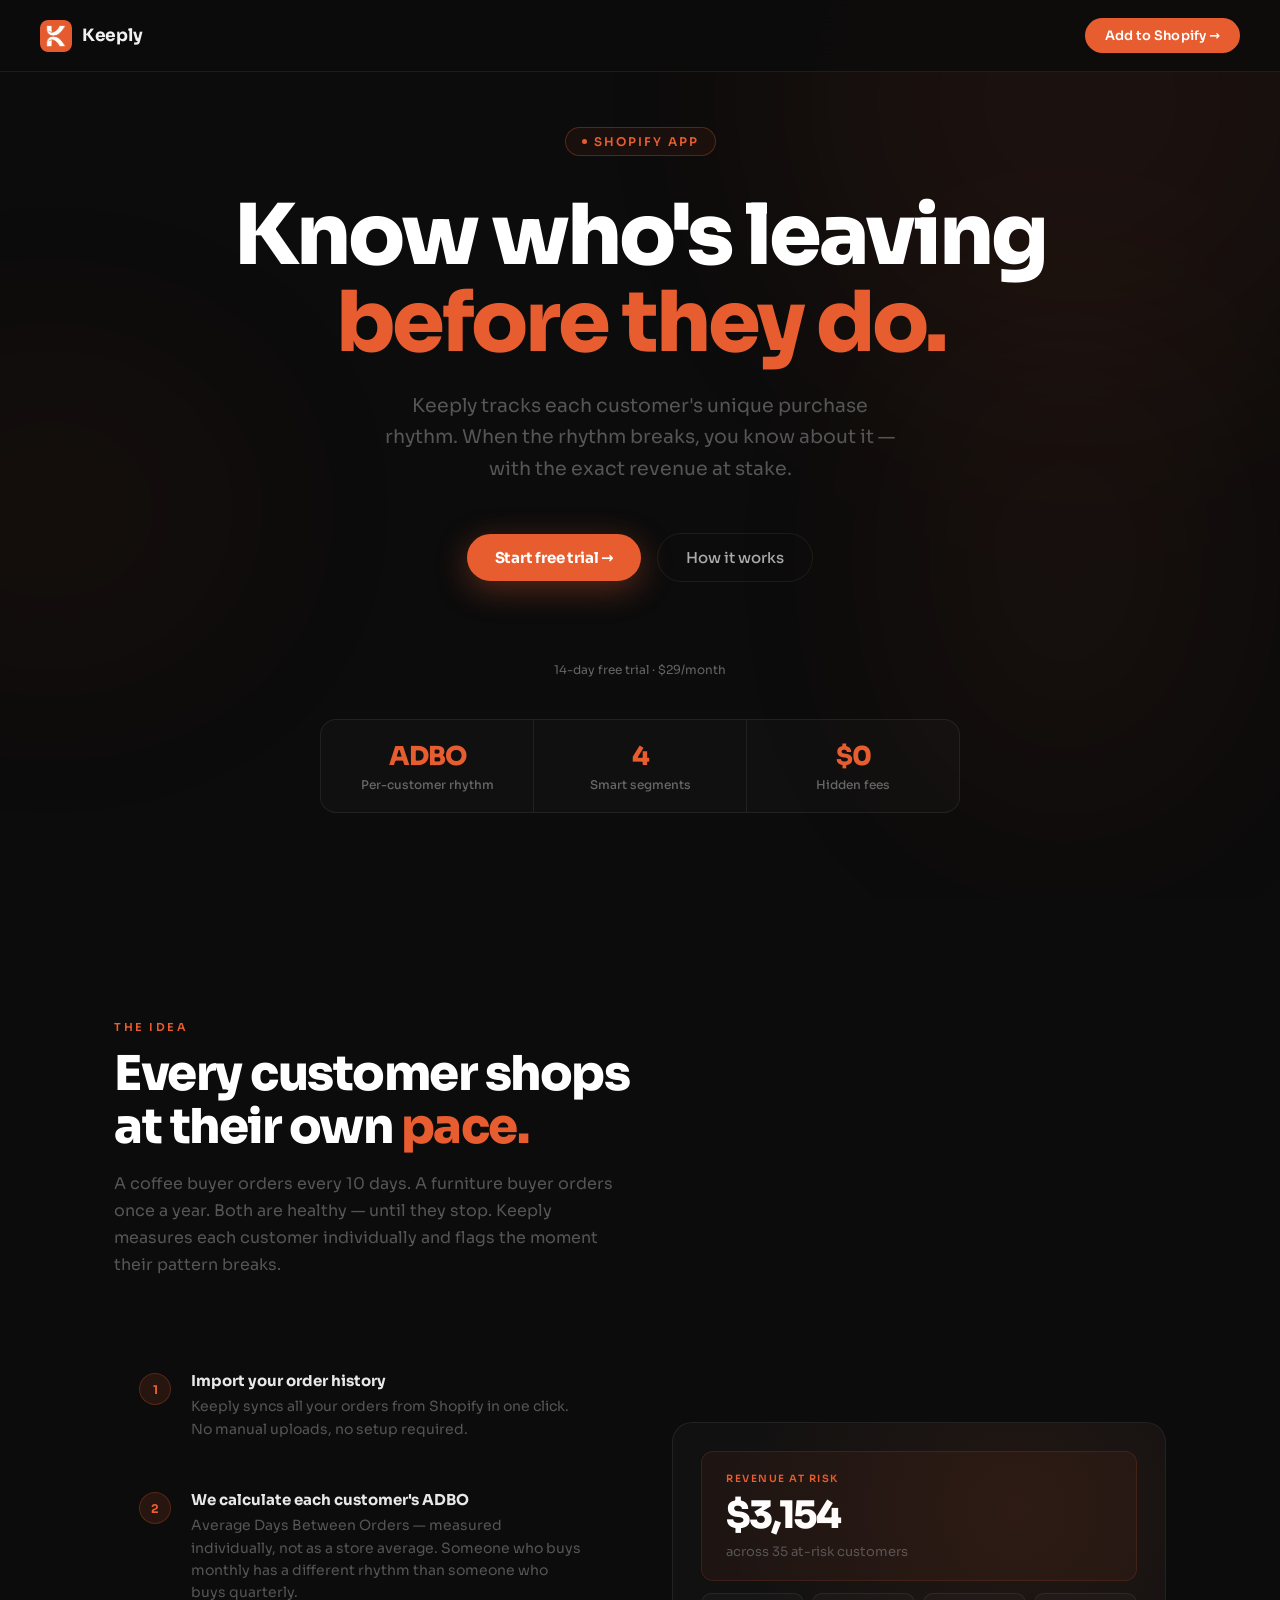
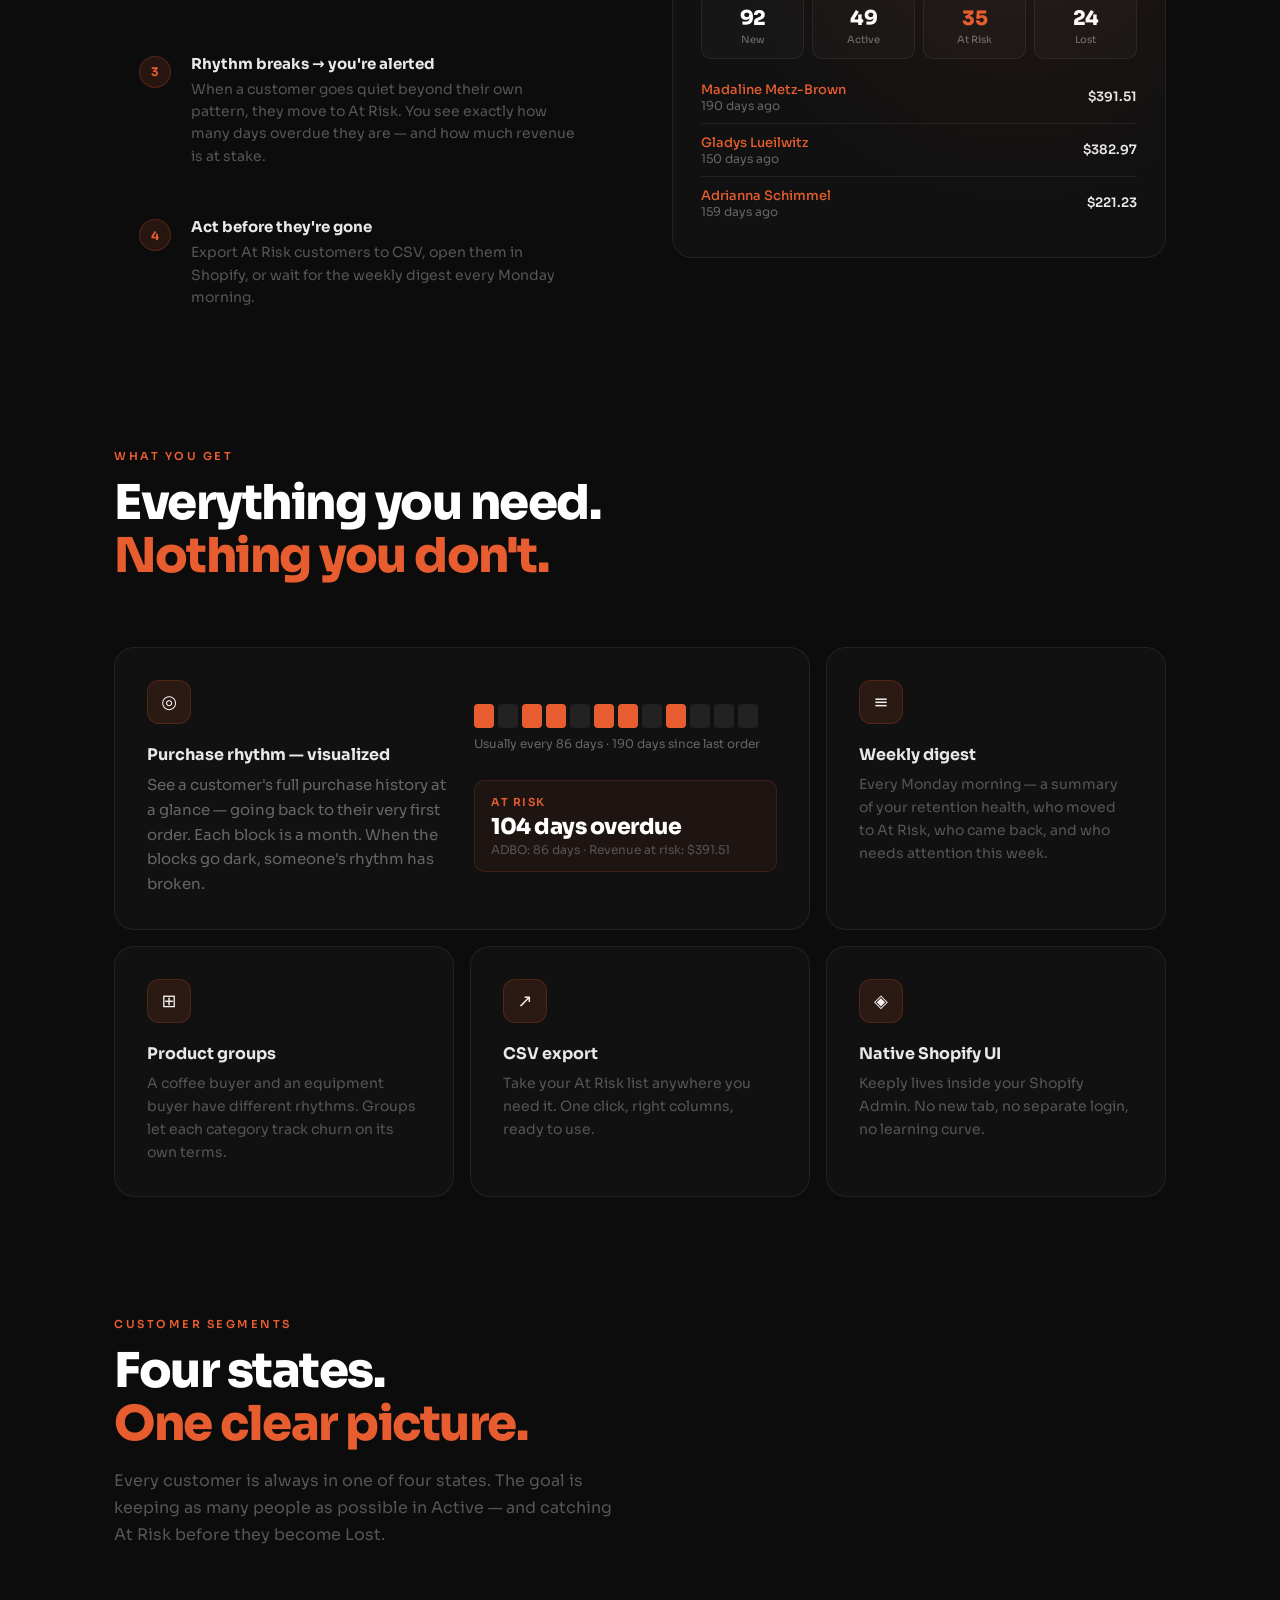
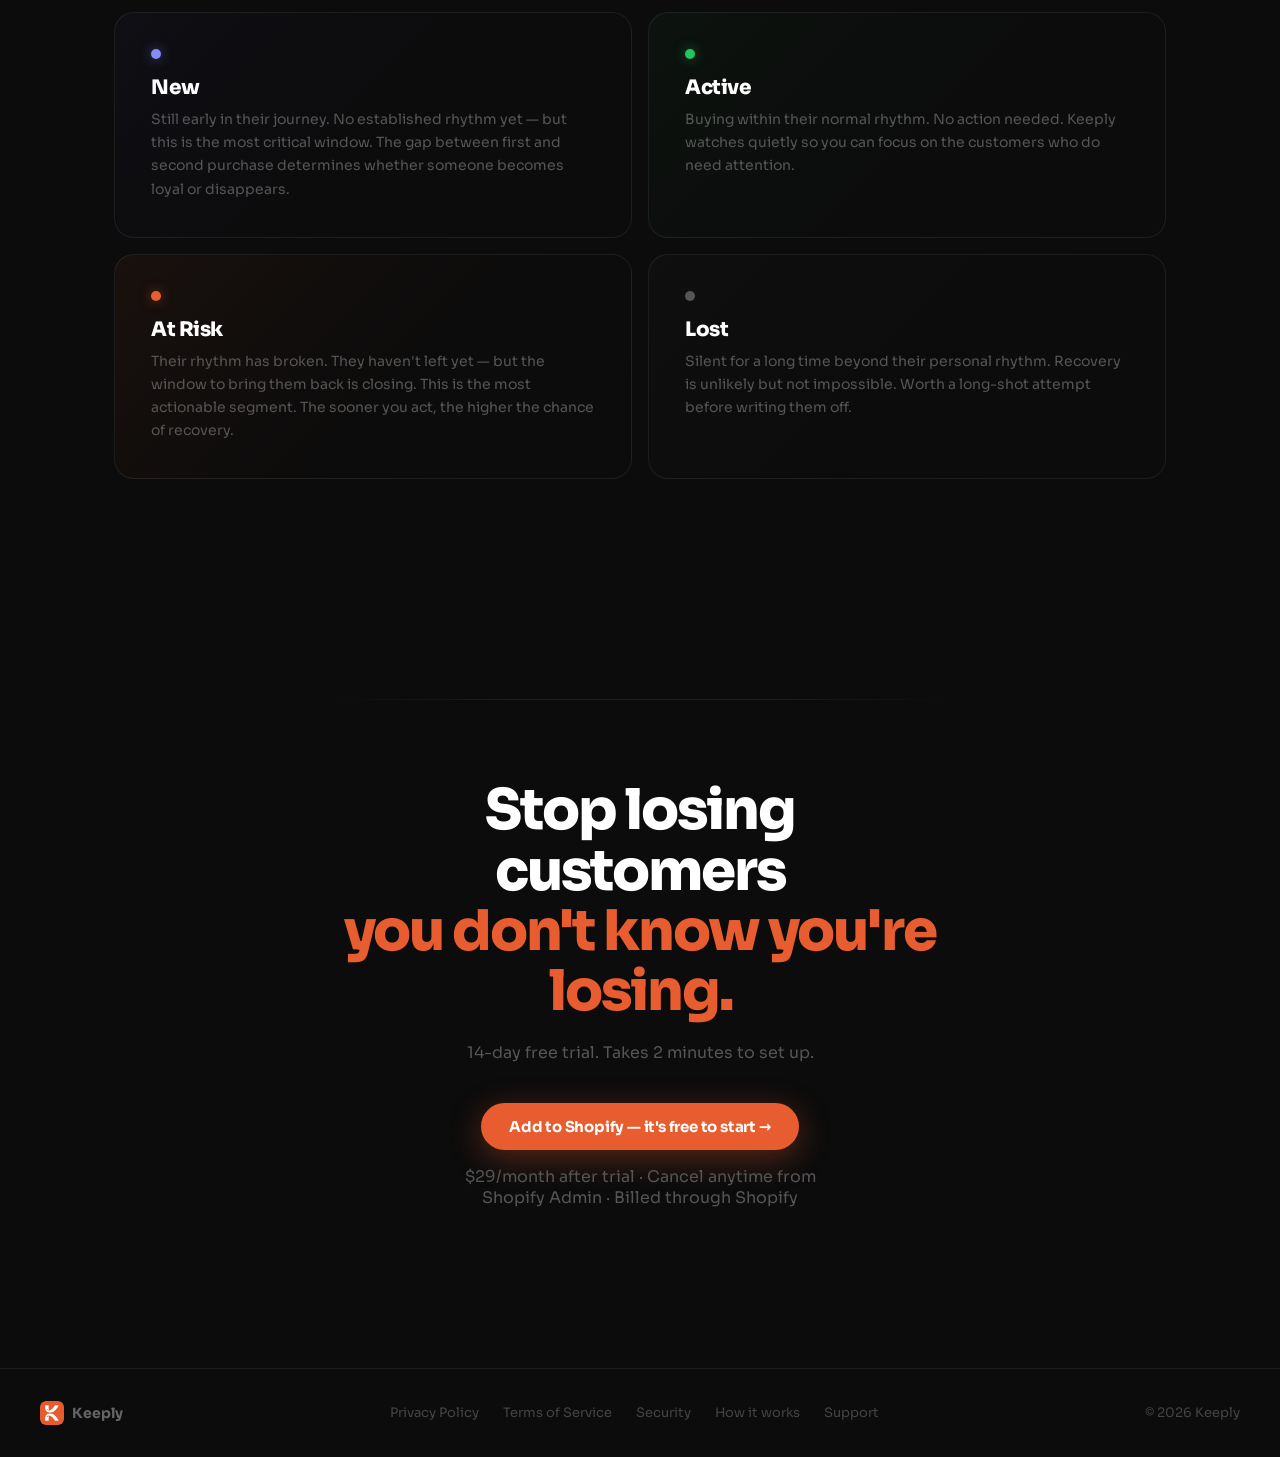
<file: index.html>
<!doctype html>
<html lang="en">
  <head>
    <meta charset="utf-8" />
    <meta name="viewport" content="width=device-width, initial-scale=1" />
    <title>Keeply — Know who's leaving before they do</title>
    <meta
      name="description"
      content="Keeply tracks each customer's unique purchase rhythm and alerts you the moment it breaks. Know who's at risk before revenue slips away."
    />
    <link rel="canonical" href="https://usekeeply.app/" />
    <meta property="og:type" content="website" />
    <meta property="og:url" content="https://usekeeply.app/" />
    <meta
      property="og:title"
      content="Keeply — Know who's leaving before they do"
    />
    <meta
      property="og:description"
      content="Keeply tracks each customer's unique purchase rhythm and alerts you the moment it breaks. Know who's at risk before revenue slips away."
    />

    <meta
      property="og:image:alt"
      content="Keeply dashboard showing $3,154 revenue at risk across 35 at-risk customers"
    />
    <meta property="og:image" content="https://usekeeply.app/og-image.png" />
    <meta property="og:image:width" content="1200" />
    <meta property="og:image:height" content="630" />
    <meta name="twitter:card" content="summary_large_image" />
    <meta
      name="twitter:title"
      content="Keeply — Know who's leaving before they do"
    />
    <meta
      name="twitter:description"
      content="Keeply tracks each customer's unique purchase rhythm and alerts you the moment it breaks. Know who's at risk before revenue slips away."
    />
    <meta name="twitter:image" content="https://usekeeply.app/og-image.png" />

    <script type="application/ld+json">
      {
        "@context": "https://schema.org",
        "@type": "SoftwareApplication",
        "name": "Keeply",
        "applicationCategory": "BusinessApplication",
        "operatingSystem": "Shopify",
        "description": "Keeply predicts customer churn for Shopify stores based on individual purchase rhythm. Know who's about to leave — before they do.",
        "url": "https://usekeeply.app",
        "offers": {
          "@type": "Offer",
          "price": "29",
          "priceCurrency": "USD"
        }
      }
    </script>
    <link rel="icon" href="logo.png" type="image/png" />
    <link rel="preconnect" href="https://fonts.googleapis.com" />
    <link rel="preconnect" href="https://fonts.gstatic.com" crossorigin />
    <link rel="stylesheet" href="shared.css" />
    <link rel="stylesheet" href="landing.css" />
  </head>
  <body>
    <div class="blob-field">
      <div class="blob blob-1"></div>
      <div class="blob blob-2"></div>
      <div class="blob blob-3"></div>
    </div>

    <nav>
      <a href="/" class="nav-logo">
        <img src="logo.png" width="32" height="32" alt="Keeply" />
        <span>Keeply</span>
      </a>
      <a
        href="https://apps.shopify.com/keeply"
        class="nav-cta"
        target="_blank"
        rel="noopener"
      >
        Add to Shopify →
      </a>
    </nav>

    <main>
      <!-- HERO -->
      <section class="hero">
        <div class="hero-badge">Shopify App</div>
        <h1>Know who's leaving<br /><em>before they do.</em></h1>
        <p class="hero-sub">
          Keeply tracks each customer's unique purchase rhythm. When the rhythm
          breaks, you know about it — with the exact revenue at stake.
        </p>
        <div class="hero-actions">
          <a
            href="https://apps.shopify.com/keeply"
            class="btn-primary"
            target="_blank"
            rel="noopener"
          >
            Start free trial →
          </a>
          <a href="/how-it-works" class="btn-secondary">How it works</a>
        </div>
        <p class="hero-note">14-day free trial · $29/month</p>
        <br /><br />
        <div class="stat-strip">
          <div class="stat">
            <div class="stat-val">ADBO</div>
            <div class="stat-label">Per-customer rhythm</div>
          </div>
          <div class="stat">
            <div class="stat-val">4</div>
            <div class="stat-label">Smart segments</div>
          </div>
          <div class="stat">
            <div class="stat-val">$0</div>
            <div class="stat-label">Hidden fees</div>
          </div>
        </div>
      </section>

      <!-- HOW IT WORKS -->
      <section class="how">
        <div class="section-wrap">
          <div class="reveal">
            <p class="section-eyebrow">The idea</p>
            <h2 class="section-title">
              Every customer shops<br />at their own <em>pace.</em>
            </h2>
            <p class="section-body">
              A coffee buyer orders every 10 days. A furniture buyer orders once
              a year. Both are healthy — until they stop. Keeply measures each
              customer individually and flags the moment their pattern breaks.
            </p>
          </div>
          <div class="how-grid">
            <div class="steps reveal reveal-delay-1">
              <div class="step">
                <div class="step-num">1</div>
                <div>
                  <div class="step-title">Import your order history</div>
                  <div class="step-body">
                    Keeply syncs all your orders from Shopify in one click. No
                    manual uploads, no setup required.
                  </div>
                </div>
              </div>
              <div class="step">
                <div class="step-num">2</div>
                <div>
                  <div class="step-title">
                    We calculate each customer's ADBO
                  </div>
                  <div class="step-body">
                    Average Days Between Orders — measured individually, not as
                    a store average. Someone who buys monthly has a different
                    rhythm than someone who buys quarterly.
                  </div>
                </div>
              </div>
              <div class="step">
                <div class="step-num">3</div>
                <div>
                  <div class="step-title">Rhythm breaks → you're alerted</div>
                  <div class="step-body">
                    When a customer goes quiet beyond their own pattern, they
                    move to At Risk. You see exactly how many days overdue they
                    are — and how much revenue is at stake.
                  </div>
                </div>
              </div>
              <div class="step">
                <div class="step-num">4</div>
                <div>
                  <div class="step-title">Act before they're gone</div>
                  <div class="step-body">
                    Export At Risk customers to CSV, open them in Shopify, or
                    wait for the weekly digest every Monday morning.
                  </div>
                </div>
              </div>
            </div>
            <div class="how-visual reveal reveal-delay-2">
              <div class="metric-card">
                <div class="metric-label">Revenue at Risk</div>
                <div class="metric-val">$3,154</div>
                <div class="metric-sub">across 35 at-risk customers</div>
              </div>
              <div class="seg-row">
                <div class="seg-item">
                  <div class="seg-item-val">92</div>
                  <div class="seg-item-label">New</div>
                </div>
                <div class="seg-item">
                  <div class="seg-item-val">49</div>
                  <div class="seg-item-label">Active</div>
                </div>
                <div class="seg-item risk">
                  <div class="seg-item-val">35</div>
                  <div class="seg-item-label">At Risk</div>
                </div>
                <div class="seg-item">
                  <div class="seg-item-val">24</div>
                  <div class="seg-item-label">Lost</div>
                </div>
              </div>
              <div class="customer-rows">
                <div class="customer-row">
                  <div>
                    <div class="c-name">Madaline Metz-Brown</div>
                    <div class="c-days">190 days ago</div>
                  </div>
                  <div class="c-amt">$391.51</div>
                </div>
                <div class="customer-row">
                  <div>
                    <div class="c-name">Gladys Lueilwitz</div>
                    <div class="c-days">150 days ago</div>
                  </div>
                  <div class="c-amt">$382.97</div>
                </div>
                <div class="customer-row">
                  <div>
                    <div class="c-name">Adrianna Schimmel</div>
                    <div class="c-days">159 days ago</div>
                  </div>
                  <div class="c-amt">$221.23</div>
                </div>
              </div>
            </div>
          </div>
        </div>
      </section>

      <!-- FEATURES -->
      <section class="features">
        <div class="section-wrap">
          <div class="reveal">
            <p class="section-eyebrow">What you get</p>
            <h2 class="section-title">
              Everything you need.<br /><em>Nothing you don't.</em>
            </h2>
          </div>
          <div class="features-grid">
            <div class="feature-card large reveal reveal-delay-1">
              <div>
                <div class="feature-icon">◎</div>
                <h3 class="feature-title">Purchase rhythm — visualized</h3>
                <p class="feature-body">
                  See a customer's full purchase history at a glance — going
                  back to their very first order. Each block is a month. When
                  the blocks go dark, someone's rhythm has broken.
                </p>
              </div>
              <div class="rhythm-demo">
                <div class="rhythm-bar">
                  <div class="rb"></div>
                  <div class="rb e"></div>
                  <div class="rb"></div>
                  <div class="rb"></div>
                  <div class="rb e"></div>
                  <div class="rb"></div>
                  <div class="rb"></div>
                  <div class="rb e"></div>
                  <div class="rb"></div>
                  <div class="rb e"></div>
                  <div class="rb e"></div>
                  <div class="rb e"></div>
                </div>
                <p class="rhythm-label">
                  Usually every 86 days · 190 days since last order
                </p>
                <br />
                <div
                  style="
                    background: rgba(232, 93, 47, 0.06);
                    border: 1px solid rgba(232, 93, 47, 0.15);
                    border-radius: 10px;
                    padding: 14px 16px;
                    margin-top: 8px;
                  "
                >
                  <div
                    style="
                      font-size: 11px;
                      color: var(--coral);
                      font-weight: 600;
                      text-transform: uppercase;
                      letter-spacing: 1.5px;
                      margin-bottom: 4px;
                    "
                  >
                    At Risk
                  </div>
                  <div
                    style="
                      font-size: 22px;
                      font-weight: 800;
                      color: #fff;
                      letter-spacing: -0.5px;
                    "
                  >
                    104 days overdue
                  </div>
                  <div style="font-size: 12px; color: #555; margin-top: 2px">
                    ADBO: 86 days · Revenue at risk: $391.51
                  </div>
                </div>
              </div>
            </div>
            <div class="feature-card reveal reveal-delay-2">
              <div class="feature-icon">≡</div>
              <h3 class="feature-title">Weekly digest</h3>
              <p class="feature-body">
                Every Monday morning — a summary of your retention health, who
                moved to At Risk, who came back, and who needs attention this
                week.
              </p>
            </div>
            <div class="feature-card reveal reveal-delay-1">
              <div class="feature-icon">⊞</div>
              <h3 class="feature-title">Product groups</h3>
              <p class="feature-body">
                A coffee buyer and an equipment buyer have different rhythms.
                Groups let each category track churn on its own terms.
              </p>
            </div>
            <div class="feature-card reveal reveal-delay-2">
              <div class="feature-icon">↗</div>
              <h3 class="feature-title">CSV export</h3>
              <p class="feature-body">
                Take your At Risk list anywhere you need it. One click, right
                columns, ready to use.
              </p>
            </div>
            <div class="feature-card reveal reveal-delay-3">
              <div class="feature-icon">◈</div>
              <h3 class="feature-title">Native Shopify UI</h3>
              <p class="feature-body">
                Keeply lives inside your Shopify Admin. No new tab, no separate
                login, no learning curve.
              </p>
            </div>
          </div>
        </div>
      </section>

      <!-- SEGMENTS -->
      <section class="segments">
        <div class="section-wrap">
          <div class="reveal">
            <p class="section-eyebrow">Customer segments</p>
            <h2 class="section-title">
              Four states.<br /><em>One clear picture.</em>
            </h2>
            <p class="section-body">
              Every customer is always in one of four states. The goal is
              keeping as many people as possible in Active — and catching At
              Risk before they become Lost.
            </p>
          </div>
          <div class="segments-grid" style="margin-top: 64px">
            <div class="seg-card new-card reveal reveal-delay-1">
              <div class="seg-dot indigo"></div>
              <h3 class="seg-card-title">New</h3>
              <p class="seg-card-body">
                Still early in their journey. No established rhythm yet — but
                this is the most critical window. The gap between first and
                second purchase determines whether someone becomes loyal or
                disappears.
              </p>
            </div>
            <div class="seg-card active-card reveal reveal-delay-2">
              <div class="seg-dot green"></div>
              <h3 class="seg-card-title">Active</h3>
              <p class="seg-card-body">
                Buying within their normal rhythm. No action needed. Keeply
                watches quietly so you can focus on the customers who do need
                attention.
              </p>
            </div>
            <div class="seg-card risk-card reveal reveal-delay-1">
              <div class="seg-dot coral"></div>
              <h3 class="seg-card-title">At Risk</h3>
              <p class="seg-card-body">
                Their rhythm has broken. They haven't left yet — but the window
                to bring them back is closing. This is the most actionable
                segment. The sooner you act, the higher the chance of recovery.
              </p>
            </div>
            <div class="seg-card lost-card reveal reveal-delay-2">
              <div class="seg-dot gray"></div>
              <h3 class="seg-card-title">Lost</h3>
              <p class="seg-card-body">
                Silent for a long time beyond their personal rhythm. Recovery is
                unlikely but not impossible. Worth a long-shot attempt before
                writing them off.
              </p>
            </div>
          </div>
        </div>
      </section>

      <!-- CTA -->
      <section class="cta-section">
        <div class="cta-divider"></div>
        <div class="cta-inner reveal">
          <h2>
            Stop losing customers<br /><em>you don't know you're losing.</em>
          </h2>
          <p>14-day free trial. Takes 2 minutes to set up.</p>
          <a
            href="https://apps.shopify.com/keeply"
            class="btn-primary"
            target="_blank"
            rel="noopener"
            style="display: inline-flex"
          >
            Add to Shopify — it's free to start →
          </a>
          <p class="cta-fine">
            $29/month after trial · Cancel anytime from Shopify Admin · Billed
            through Shopify
          </p>
        </div>
      </section>
    </main>

    <footer class="site-footer">
      <a href="https://usekeeply.app" class="footer-logo">
        <img src="logo.png" width="24" height="24" alt="Keeply" />
        <span>Keeply</span>
      </a>
      <div class="footer-links">
        <a href="/privacy">Privacy Policy</a>
        <a href="/terms">Terms of Service</a>
        <a href="/security">Security</a>
        <a href="/how-it-works">How it works</a>
        <a href="mailto:support@usekeeply.app">Support</a>
      </div>
      <div class="footer-copy">© 2026 Keeply</div>
    </footer>

    <script>
      const observer = new IntersectionObserver(
        (entries) => {
          entries.forEach((e) => {
            if (e.isIntersecting) {
              e.target.classList.add("visible");
              observer.unobserve(e.target);
            }
          });
        },
        { threshold: 0.1 },
      );
      document
        .querySelectorAll(".reveal")
        .forEach((el) => observer.observe(el));
    </script>
  </body>
</html>
</file>
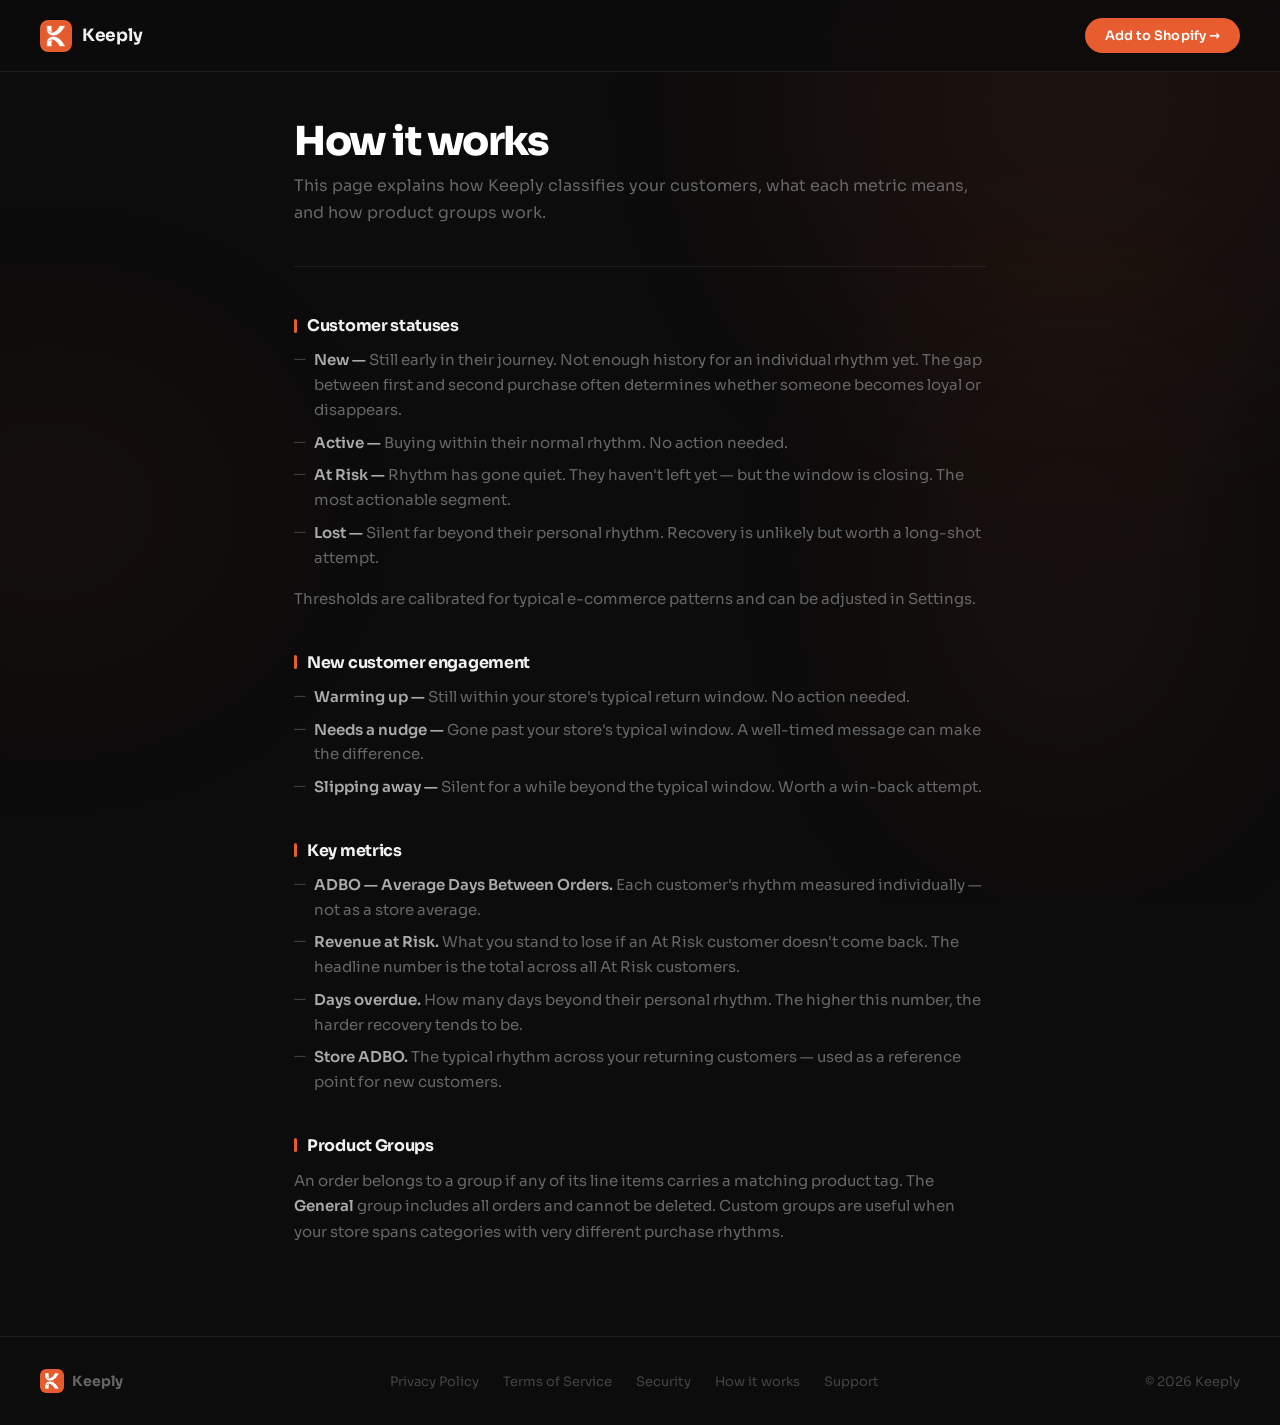
<file: how-it-works/index.html>
<!doctype html>
<html lang="en">
  <head>
    <meta charset="utf-8" />
    <meta name="viewport" content="width=device-width, initial-scale=1" />
    <title>How it works — Keeply</title>
    <meta
      name="description"
      content="Learn how Keeply classifies customers by purchase rhythm, calculates ADBO, and surfaces revenue at risk in your Shopify store."
    />
    <link rel="canonical" href="https://usekeeply.app/how-it-works" />
    <meta property="og:type" content="website" />
    <meta property="og:url" content="https://usekeeply.app/how-it-works" />
    <meta property="og:title" content="How it works — Keeply" />
    <meta
      property="og:description"
      content="Learn how Keeply classifies customers by purchase rhythm, calculates ADBO, and surfaces revenue at risk in your Shopify store."
    />

    <meta
      property="og:image:alt"
      content="Keeply dashboard showing $3,154 revenue at risk across 35 at-risk customers"
    />
    <meta property="og:image" content="https://usekeeply.app/og-image.png" />
    <meta property="og:image:width" content="1200" />
    <meta property="og:image:height" content="630" />
    <meta name="twitter:card" content="summary_large_image" />
    <meta name="twitter:title" content="How it works — Keeply" />
    <meta
      name="twitter:description"
      content="Learn how Keeply classifies customers by purchase rhythm, calculates ADBO, and surfaces revenue at risk in your Shopify store."
    />
    <meta name="twitter:image" content="https://usekeeply.app/og-image.png" />

    <link rel="icon" href="../logo.png" type="image/png" />
    <link rel="stylesheet" href="../shared.css" />
    <link rel="stylesheet" href="../legal.css" />
  </head>
  <body>
    <div class="blob-field">
      <div class="blob blob-1"></div>
      <div class="blob blob-2"></div>
      <div class="blob blob-3"></div>
    </div>
    <nav>
      <a href="https://usekeeply.app" class="nav-logo">
        <img src="../logo.png" width="32" height="32" alt="Keeply" />
        <span>Keeply</span>
      </a>
      <a
        href="https://apps.shopify.com/keeply"
        class="nav-cta"
        target="_blank"
        rel="noopener"
        >Add to Shopify →</a
      >
    </nav>
    <div class="page">
      <h1>How it works</h1>
      <p class="intro">
        This page explains how Keeply classifies your customers, what each
        metric means, and how product groups work.
      </p>
      <h2>Customer statuses</h2>
      <ul>
        <li>
          <strong>New —</strong> Still early in their journey. Not enough
          history for an individual rhythm yet. The gap between first and second
          purchase often determines whether someone becomes loyal or disappears.
        </li>
        <li>
          <strong>Active —</strong> Buying within their normal rhythm. No action
          needed.
        </li>
        <li>
          <strong>At Risk —</strong> Rhythm has gone quiet. They haven't left
          yet — but the window is closing. The most actionable segment.
        </li>
        <li>
          <strong>Lost —</strong> Silent far beyond their personal rhythm.
          Recovery is unlikely but worth a long-shot attempt.
        </li>
      </ul>
      <p>
        Thresholds are calibrated for typical e-commerce patterns and can be
        adjusted in Settings.
      </p>
      <h2>New customer engagement</h2>
      <ul>
        <li>
          <strong>Warming up —</strong> Still within your store's typical return
          window. No action needed.
        </li>
        <li>
          <strong>Needs a nudge —</strong> Gone past your store's typical
          window. A well-timed message can make the difference.
        </li>
        <li>
          <strong>Slipping away —</strong> Silent for a while beyond the typical
          window. Worth a win-back attempt.
        </li>
      </ul>
      <h2>Key metrics</h2>
      <ul>
        <li>
          <strong>ADBO — Average Days Between Orders.</strong> Each customer's
          rhythm measured individually — not as a store average.
        </li>
        <li>
          <strong>Revenue at Risk.</strong> What you stand to lose if an At Risk
          customer doesn't come back. The headline number is the total across
          all At Risk customers.
        </li>
        <li>
          <strong>Days overdue.</strong> How many days beyond their personal
          rhythm. The higher this number, the harder recovery tends to be.
        </li>
        <li>
          <strong>Store ADBO.</strong> The typical rhythm across your returning
          customers — used as a reference point for new customers.
        </li>
      </ul>
      <h2>Product Groups</h2>
      <p>
        An order belongs to a group if any of its line items carries a matching
        product tag. The <strong>General</strong> group includes all orders and
        cannot be deleted. Custom groups are useful when your store spans
        categories with very different purchase rhythms.
      </p>
    </div>
    <footer class="site-footer">
      <a href="https://usekeeply.app" class="footer-logo">
        <img src="../logo.png" width="24" height="24" alt="Keeply" />
        <span>Keeply</span>
      </a>
      <div class="footer-links">
        <a href="/privacy">Privacy Policy</a>
        <a href="/terms">Terms of Service</a>
        <a href="/security">Security</a>
        <a href="/how-it-works">How it works</a>
        <a href="mailto:support@usekeeply.app">Support</a>
      </div>
      <div class="footer-copy">© 2026 Keeply</div>
    </footer>
  </body>
</html>
</file>
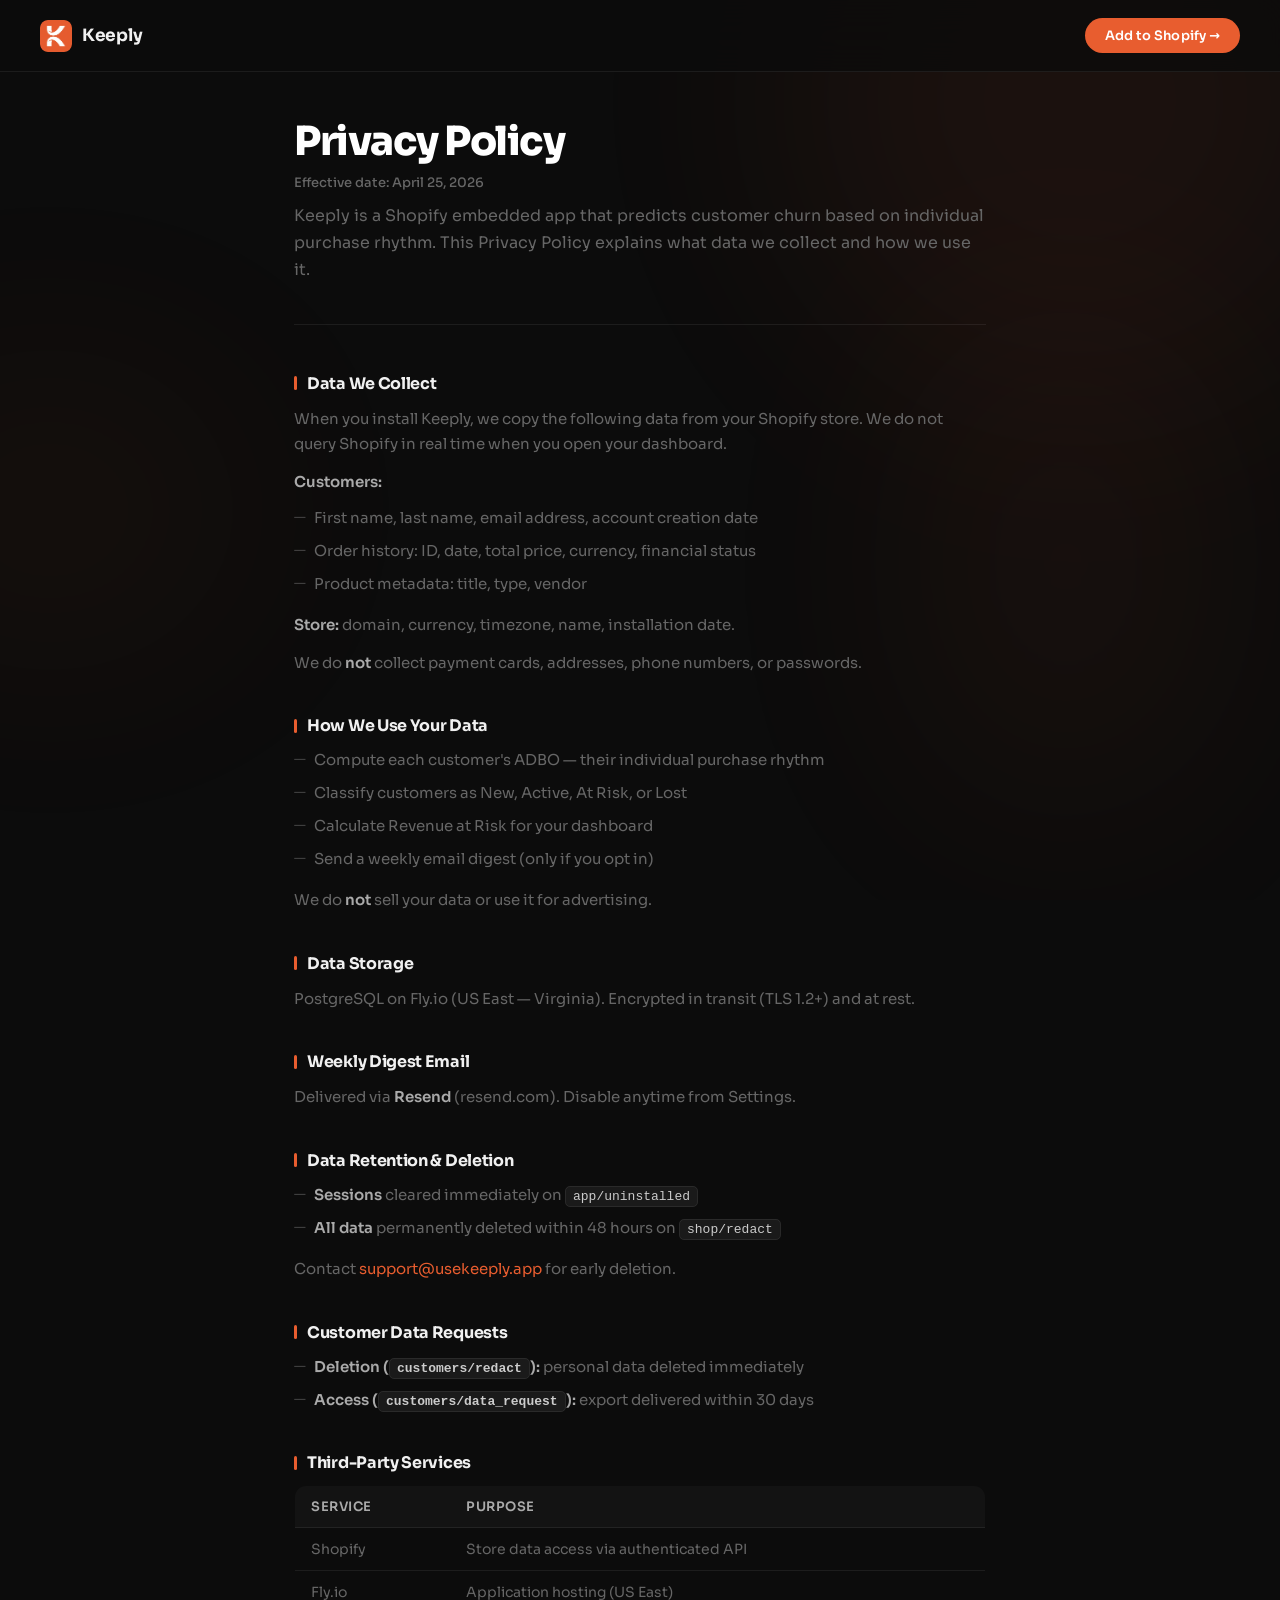
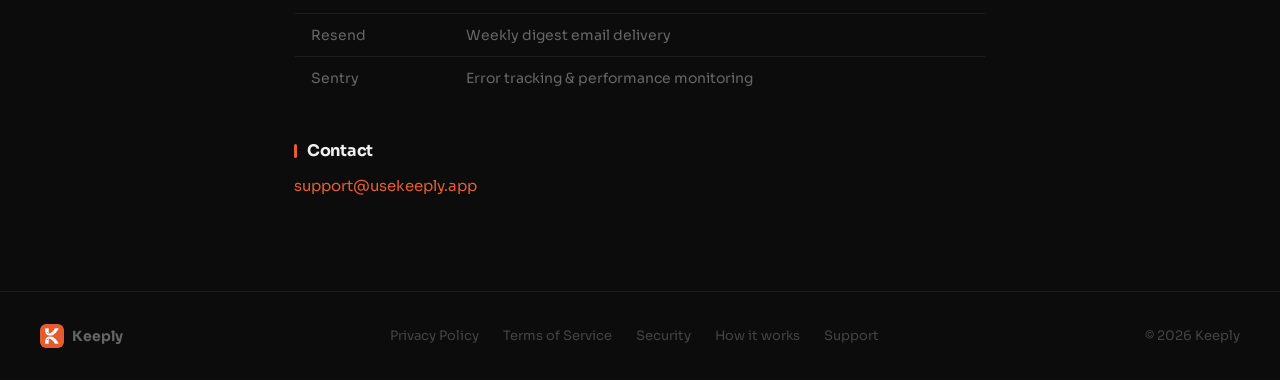
<file: privacy/index.html>
<!doctype html>
<html lang="en">
  <head>
    <meta charset="utf-8" />
    <meta name="viewport" content="width=device-width, initial-scale=1" />
    <title>Privacy Policy — Keeply</title>
    <meta
      name="description"
      content="Keeply Privacy Policy — what data we collect, how we use it, and your rights as a merchant."
    />
    <link rel="canonical" href="https://usekeeply.app/privacy" />
    <meta property="og:type" content="website" />
    <meta property="og:url" content="https://usekeeply.app/privacy" />
    <meta property="og:title" content="Privacy Policy — Keeply" />
    <meta
      property="og:description"
      content="Keeply Privacy Policy — what data we collect, how we use it, and your rights as a merchant."
    />

    <meta
      property="og:image:alt"
      content="Keeply dashboard showing $3,154 revenue at risk across 35 at-risk customers"
    />
    <meta property="og:image" content="https://usekeeply.app/og-image.png" />
    <meta property="og:image:width" content="1200" />
    <meta property="og:image:height" content="630" />
    <meta name="twitter:card" content="summary_large_image" />
    <meta name="twitter:title" content="Privacy Policy — Keeply" />
    <meta
      name="twitter:description"
      content="Keeply Privacy Policy — what data we collect, how we use it, and your rights as a merchant."
    />
    <meta name="twitter:image" content="https://usekeeply.app/og-image.png" />

    <link rel="icon" href="../logo.png" type="image/png" />
    <link rel="stylesheet" href="../shared.css" />
    <link rel="stylesheet" href="../legal.css" />
  </head>
  <body>
    <div class="blob-field">
      <div class="blob blob-1"></div>
      <div class="blob blob-2"></div>
      <div class="blob blob-3"></div>
    </div>
    <nav>
      <a href="https://usekeeply.app" class="nav-logo">
        <img src="../logo.png" width="32" height="32" alt="Keeply" />
        <span>Keeply</span>
      </a>
      <a
        href="https://apps.shopify.com/keeply"
        class="nav-cta"
        target="_blank"
        rel="noopener"
        >Add to Shopify →</a
      >
    </nav>
    <div class="page">
      <h1>Privacy Policy</h1>
      <p class="meta">Effective date: April 25, 2026</p>
      <p class="intro">
        Keeply is a Shopify embedded app that predicts customer churn based on
        individual purchase rhythm. This Privacy Policy explains what data we
        collect and how we use it.
      </p>
      <h2>Data We Collect</h2>
      <p>
        When you install Keeply, we copy the following data from your Shopify
        store. We do not query Shopify in real time when you open your
        dashboard.
      </p>
      <p><strong>Customers:</strong></p>
      <ul>
        <li>First name, last name, email address, account creation date</li>
        <li>
          Order history: ID, date, total price, currency, financial status
        </li>
        <li>Product metadata: title, type, vendor</li>
      </ul>
      <p>
        <strong>Store:</strong> domain, currency, timezone, name, installation
        date.
      </p>
      <p>
        We do <strong>not</strong> collect payment cards, addresses, phone
        numbers, or passwords.
      </p>
      <h2>How We Use Your Data</h2>
      <ul>
        <li>Compute each customer's ADBO — their individual purchase rhythm</li>
        <li>Classify customers as New, Active, At Risk, or Lost</li>
        <li>Calculate Revenue at Risk for your dashboard</li>
        <li>Send a weekly email digest (only if you opt in)</li>
      </ul>
      <p>
        We do <strong>not</strong> sell your data or use it for advertising.
      </p>
      <h2>Data Storage</h2>
      <p>
        PostgreSQL on Fly.io (US East — Virginia). Encrypted in transit (TLS
        1.2+) and at rest.
      </p>
      <h2>Weekly Digest Email</h2>
      <p>
        Delivered via <strong>Resend</strong> (resend.com). Disable anytime from
        Settings.
      </p>
      <h2>Data Retention &amp; Deletion</h2>
      <ul>
        <li>
          <strong>Sessions</strong> cleared immediately on
          <code>app/uninstalled</code>
        </li>
        <li>
          <strong>All data</strong> permanently deleted within 48 hours on
          <code>shop/redact</code>
        </li>
      </ul>
      <p>
        Contact
        <a href="mailto:support@usekeeply.app">support@usekeeply.app</a> for
        early deletion.
      </p>
      <h2>Customer Data Requests</h2>
      <ul>
        <li>
          <strong>Deletion (<code>customers/redact</code>):</strong> personal
          data deleted immediately
        </li>
        <li>
          <strong>Access (<code>customers/data_request</code>):</strong> export
          delivered within 30 days
        </li>
      </ul>
      <h2>Third-Party Services</h2>
      <table>
        <thead>
          <tr>
            <th>Service</th>
            <th>Purpose</th>
          </tr>
        </thead>
        <tbody>
          <tr>
            <td>Shopify</td>
            <td>Store data access via authenticated API</td>
          </tr>
          <tr>
            <td>Fly.io</td>
            <td>Application hosting (US East)</td>
          </tr>
          <tr>
            <td>Resend</td>
            <td>Weekly digest email delivery</td>
          </tr>
          <tr>
            <td>Sentry</td>
            <td>Error tracking &amp; performance monitoring</td>
          </tr>
        </tbody>
      </table>
      <h2>Contact</h2>
      <p><a href="mailto:support@usekeeply.app">support@usekeeply.app</a></p>
    </div>
    <footer class="site-footer">
      <a href="https://usekeeply.app" class="footer-logo">
        <img src="../logo.png" width="24" height="24" alt="Keeply" />
        <span>Keeply</span>
      </a>
      <div class="footer-links">
        <a href="/privacy">Privacy Policy</a>
        <a href="/terms">Terms of Service</a>
        <a href="/security">Security</a>
        <a href="/how-it-works">How it works</a>
        <a href="mailto:support@usekeeply.app">Support</a>
      </div>
      <div class="footer-copy">© 2026 Keeply</div>
    </footer>
  </body>
</html>
</file>
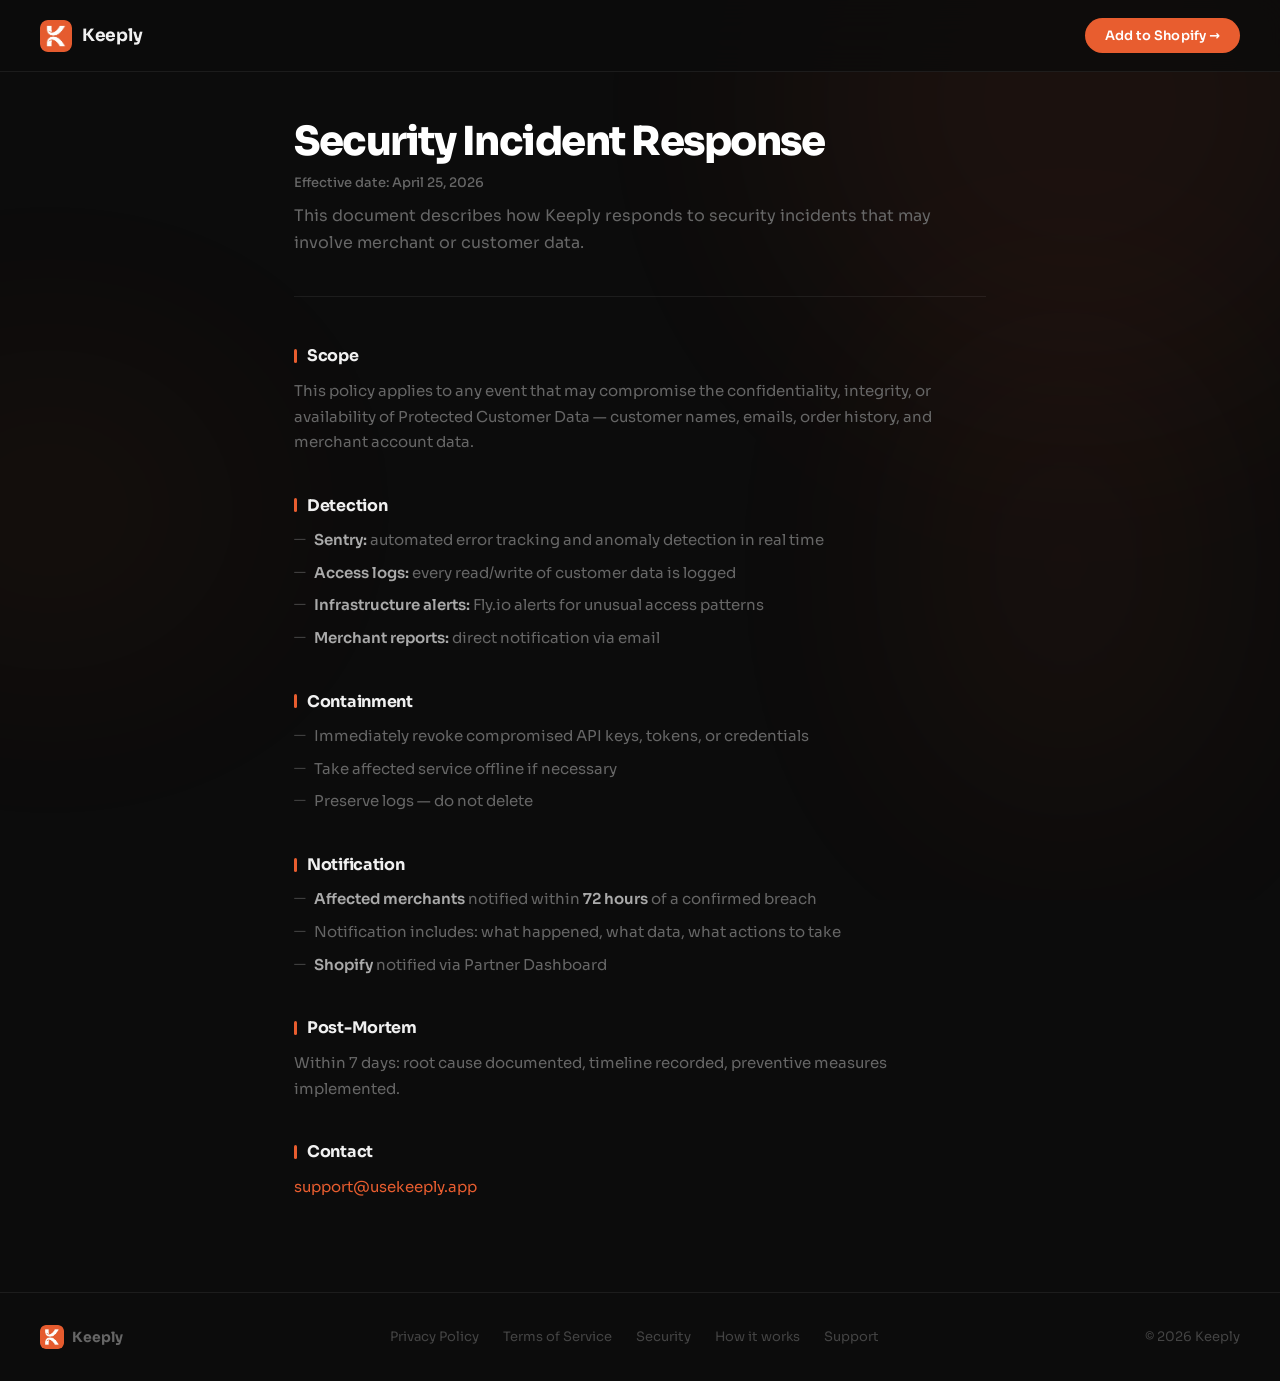
<file: security/index.html>
<!doctype html>
<html lang="en">
  <head>
    <meta charset="utf-8" />
    <meta name="viewport" content="width=device-width, initial-scale=1" />
    <title>Security Policy — Keeply</title>
    <meta
      name="description"
      content="Keeply Security Incident Response Policy — how we detect, contain, and notify merchants of security incidents."
    />
    <link rel="canonical" href="https://usekeeply.app/security" />
    <meta property="og:type" content="website" />
    <meta property="og:url" content="https://usekeeply.app/security" />
    <meta property="og:title" content="Security Policy — Keeply" />
    <meta
      property="og:description"
      content="Keeply Security Incident Response Policy — how we detect, contain, and notify merchants of security incidents."
    />

    <meta
      property="og:image:alt"
      content="Keeply dashboard showing $3,154 revenue at risk across 35 at-risk customers"
    />
    <meta property="og:image" content="https://usekeeply.app/og-image.png" />
    <meta property="og:image:width" content="1200" />
    <meta property="og:image:height" content="630" />
    <meta name="twitter:card" content="summary_large_image" />
    <meta name="twitter:title" content="Security Policy — Keeply" />
    <meta
      name="twitter:description"
      content="Keeply Security Incident Response Policy — how we detect, contain, and notify merchants of security incidents."
    />
    <meta name="twitter:image" content="https://usekeeply.app/og-image.png" />

    <link rel="icon" href="../logo.png" type="image/png" />
    <link rel="stylesheet" href="../shared.css" />
    <link rel="stylesheet" href="../legal.css" />
  </head>
  <body>
    <div class="blob-field">
      <div class="blob blob-1"></div>
      <div class="blob blob-2"></div>
      <div class="blob blob-3"></div>
    </div>
    <nav>
      <a href="https://usekeeply.app" class="nav-logo">
        <img src="../logo.png" width="32" height="32" alt="Keeply" />
        <span>Keeply</span>
      </a>
      <a
        href="https://apps.shopify.com/keeply"
        class="nav-cta"
        target="_blank"
        rel="noopener"
        >Add to Shopify →</a
      >
    </nav>
    <div class="page">
      <h1>Security Incident Response</h1>
      <p class="meta">Effective date: April 25, 2026</p>
      <p class="intro">
        This document describes how Keeply responds to security incidents that
        may involve merchant or customer data.
      </p>
      <h2>Scope</h2>
      <p>
        This policy applies to any event that may compromise the
        confidentiality, integrity, or availability of Protected Customer Data —
        customer names, emails, order history, and merchant account data.
      </p>
      <h2>Detection</h2>
      <ul>
        <li>
          <strong>Sentry:</strong> automated error tracking and anomaly
          detection in real time
        </li>
        <li>
          <strong>Access logs:</strong> every read/write of customer data is
          logged
        </li>
        <li>
          <strong>Infrastructure alerts:</strong> Fly.io alerts for unusual
          access patterns
        </li>
        <li>
          <strong>Merchant reports:</strong> direct notification via email
        </li>
      </ul>
      <h2>Containment</h2>
      <ul>
        <li>Immediately revoke compromised API keys, tokens, or credentials</li>
        <li>Take affected service offline if necessary</li>
        <li>Preserve logs — do not delete</li>
      </ul>
      <h2>Notification</h2>
      <ul>
        <li>
          <strong>Affected merchants</strong> notified within
          <strong>72 hours</strong> of a confirmed breach
        </li>
        <li>
          Notification includes: what happened, what data, what actions to take
        </li>
        <li><strong>Shopify</strong> notified via Partner Dashboard</li>
      </ul>
      <h2>Post-Mortem</h2>
      <p>
        Within 7 days: root cause documented, timeline recorded, preventive
        measures implemented.
      </p>
      <h2>Contact</h2>
      <p><a href="mailto:support@usekeeply.app">support@usekeeply.app</a></p>
    </div>
    <footer class="site-footer">
      <a href="https://usekeeply.app" class="footer-logo">
        <img src="../logo.png" width="24" height="24" alt="Keeply" />
        <span>Keeply</span>
      </a>
      <div class="footer-links">
        <a href="/privacy">Privacy Policy</a>
        <a href="/terms">Terms of Service</a>
        <a href="/security">Security</a>
        <a href="/how-it-works">How it works</a>
        <a href="mailto:support@usekeeply.app">Support</a>
      </div>
      <div class="footer-copy">© 2026 Keeply</div>
    </footer>
  </body>
</html>
</file>
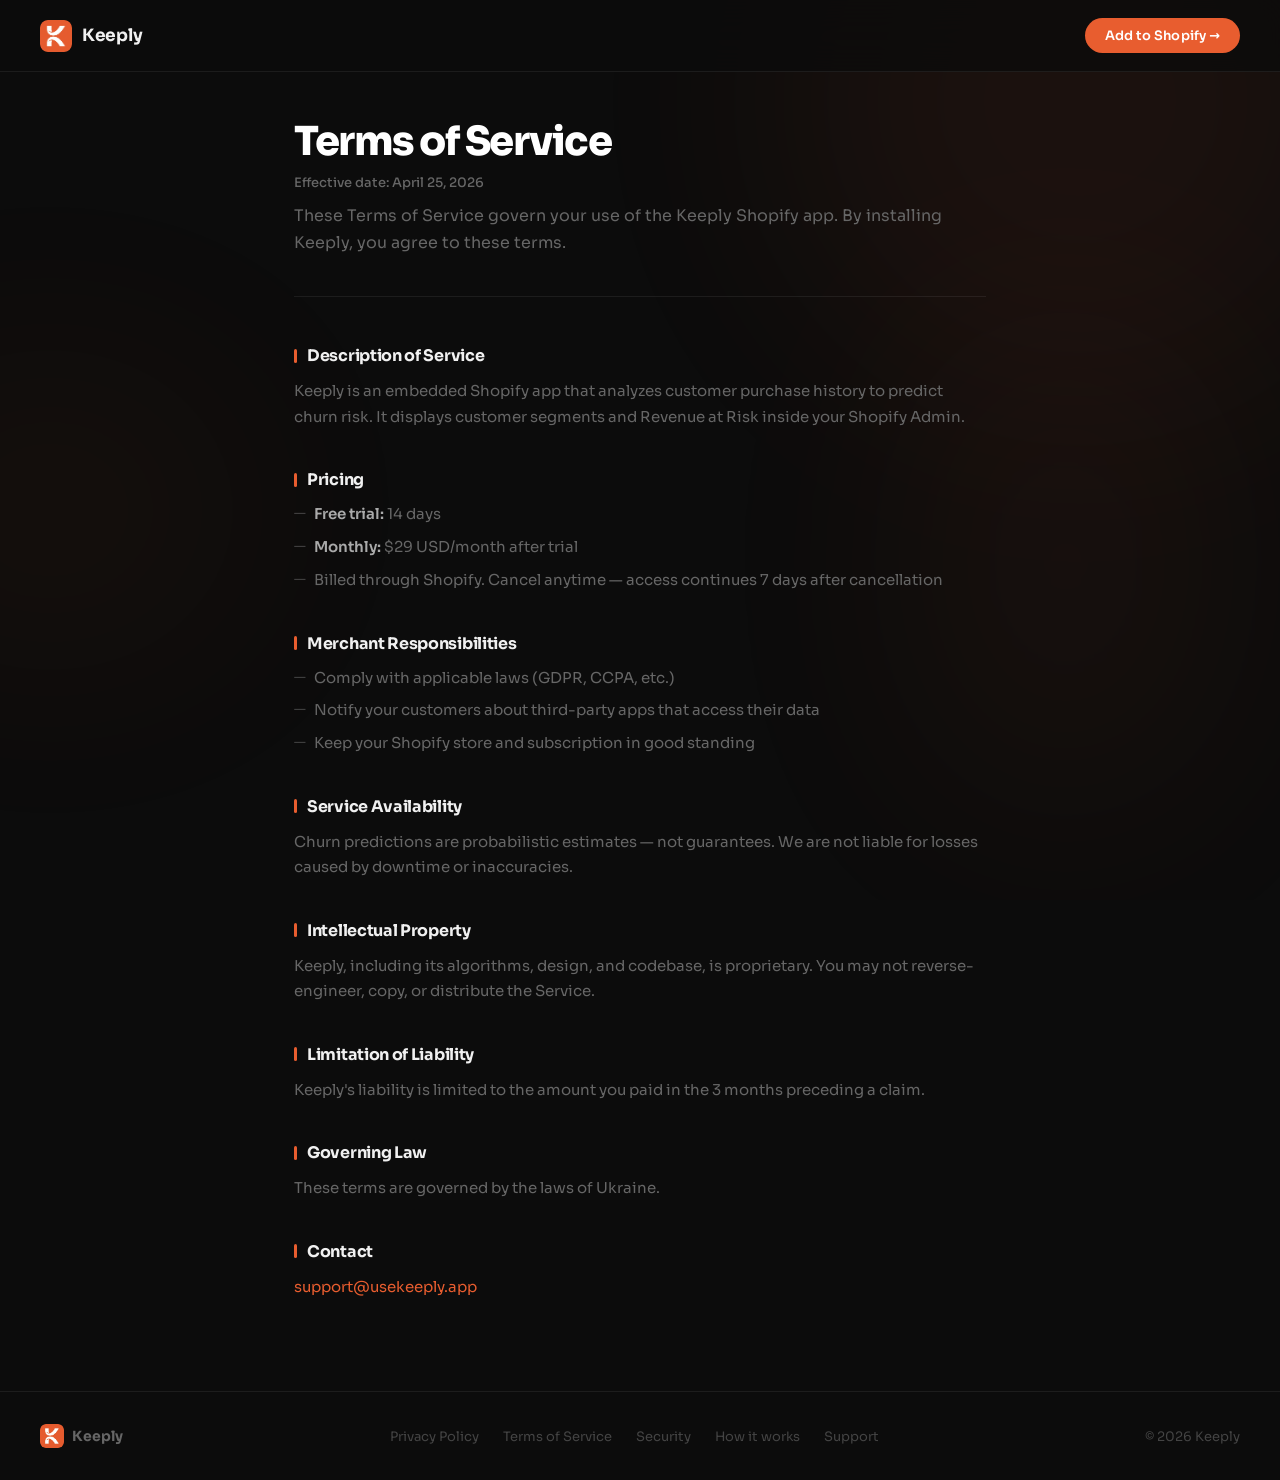
<file: terms/index.html>
<!doctype html>
<html lang="en">
  <head>
    <meta charset="utf-8" />
    <meta name="viewport" content="width=device-width, initial-scale=1" />
    <title>Terms of Service — Keeply</title>
    <meta
      name="description"
      content="Keeply Terms of Service — pricing, merchant responsibilities, and service terms for the Keeply Shopify app."
    />
    <link rel="canonical" href="https://usekeeply.app/terms" />
    <meta property="og:type" content="website" />
    <meta property="og:url" content="https://usekeeply.app/terms" />
    <meta property="og:title" content="Terms of Service — Keeply" />
    <meta
      property="og:description"
      content="Keeply Terms of Service — pricing, merchant responsibilities, and service terms for the Keeply Shopify app."
    />

    <meta
      property="og:image:alt"
      content="Keeply dashboard showing $3,154 revenue at risk across 35 at-risk customers"
    />
    <meta property="og:image" content="https://usekeeply.app/og-image.png" />
    <meta property="og:image:width" content="1200" />
    <meta property="og:image:height" content="630" />
    <meta name="twitter:card" content="summary_large_image" />
    <meta name="twitter:title" content="Terms of Service — Keeply" />
    <meta
      name="twitter:description"
      content="Keeply Terms of Service — pricing, merchant responsibilities, and service terms for the Keeply Shopify app."
    />
    <meta name="twitter:image" content="https://usekeeply.app/og-image.png" />

    <link rel="icon" href="../logo.png" type="image/png" />
    <link rel="stylesheet" href="../shared.css" />
    <link rel="stylesheet" href="../legal.css" />
  </head>
  <body>
    <div class="blob-field">
      <div class="blob blob-1"></div>
      <div class="blob blob-2"></div>
      <div class="blob blob-3"></div>
    </div>
    <nav>
      <a href="https://usekeeply.app" class="nav-logo">
        <img src="../logo.png" width="32" height="32" alt="Keeply" />
        <span>Keeply</span>
      </a>
      <a
        href="https://apps.shopify.com/keeply"
        class="nav-cta"
        target="_blank"
        rel="noopener"
        >Add to Shopify →</a
      >
    </nav>
    <div class="page">
      <h1>Terms of Service</h1>
      <p class="meta">Effective date: April 25, 2026</p>
      <p class="intro">
        These Terms of Service govern your use of the Keeply Shopify app. By
        installing Keeply, you agree to these terms.
      </p>
      <h2>Description of Service</h2>
      <p>
        Keeply is an embedded Shopify app that analyzes customer purchase
        history to predict churn risk. It displays customer segments and Revenue
        at Risk inside your Shopify Admin.
      </p>
      <h2>Pricing</h2>
      <ul>
        <li><strong>Free trial:</strong> 14 days</li>
        <li><strong>Monthly:</strong> $29 USD/month after trial</li>
        <li>
          Billed through Shopify. Cancel anytime — access continues 7 days after
          cancellation
        </li>
      </ul>
      <h2>Merchant Responsibilities</h2>
      <ul>
        <li>Comply with applicable laws (GDPR, CCPA, etc.)</li>
        <li>
          Notify your customers about third-party apps that access their data
        </li>
        <li>Keep your Shopify store and subscription in good standing</li>
      </ul>
      <h2>Service Availability</h2>
      <p>
        Churn predictions are probabilistic estimates — not guarantees. We are
        not liable for losses caused by downtime or inaccuracies.
      </p>
      <h2>Intellectual Property</h2>
      <p>
        Keeply, including its algorithms, design, and codebase, is proprietary.
        You may not reverse-engineer, copy, or distribute the Service.
      </p>
      <h2>Limitation of Liability</h2>
      <p>
        Keeply's liability is limited to the amount you paid in the 3 months
        preceding a claim.
      </p>
      <h2>Governing Law</h2>
      <p>These terms are governed by the laws of Ukraine.</p>
      <h2>Contact</h2>
      <p><a href="mailto:support@usekeeply.app">support@usekeeply.app</a></p>
    </div>
    <footer class="site-footer">
      <a href="https://usekeeply.app" class="footer-logo">
        <img src="../logo.png" width="24" height="24" alt="Keeply" />
        <span>Keeply</span>
      </a>
      <div class="footer-links">
        <a href="/privacy">Privacy Policy</a>
        <a href="/terms">Terms of Service</a>
        <a href="/security">Security</a>
        <a href="/how-it-works">How it works</a>
        <a href="mailto:support@usekeeply.app">Support</a>
      </div>
      <div class="footer-copy">© 2026 Keeply</div>
    </footer>
  </body>
</html>
</file>
<file: shared.css>
@import url("https://fonts.googleapis.com/css2?family=Sora:wght@300;400;500;600;700;800;900&display=swap");

*,
*::before,
*::after {
  box-sizing: border-box;
  margin: 0;
  padding: 0;
}

:root {
  --coral: #e85d2f;
  --coral-dim: rgba(232, 93, 47, 0.12);
  --coral-glow: rgba(232, 93, 47, 0.08);
  --bg: #0c0c0c;
  --bg2: #111111;
  --bg3: #161616;
  --border: rgba(255, 255, 255, 0.07);
  --text: #f0f0f0;
  --muted: #666;
  --muted2: #444;
}

html {
  scroll-behavior: smooth;
}

body {
  font-family: "Sora", system-ui, sans-serif;
  background: var(--bg);
  color: var(--text);
  overflow-x: hidden;
  -webkit-font-smoothing: antialiased;
}

a {
  color: var(--coral);
  text-decoration: none;
  transition: opacity 0.2s;
}

/* ─── BLOBS ─── */
.blob-field {
  position: fixed;
  inset: 0;
  pointer-events: none;
  z-index: 0;
  overflow: hidden;
}
.blob {
  position: absolute;
  border-radius: 50%;
  background: var(--coral);
  filter: blur(120px);
  animation: blobFloat 20s ease-in-out infinite;
}
.blob-1 {
  width: 600px;
  height: 600px;
  top: -200px;
  right: -100px;
  opacity: 0.07;
  animation-delay: 0s;
}
.blob-2 {
  width: 400px;
  height: 300px;
  top: 40%;
  left: -150px;
  opacity: 0.05;
  animation-delay: -7s;
  border-radius: 40%;
}
.blob-3 {
  width: 300px;
  height: 500px;
  bottom: 10%;
  right: 5%;
  opacity: 0.06;
  animation-delay: -13s;
  border-radius: 35%;
}
@keyframes blobFloat {
  0%,
  100% {
    transform: translateY(0) scale(1);
  }
  33% {
    transform: translateY(-40px) scale(1.05);
  }
  66% {
    transform: translateY(20px) scale(0.97);
  }
}

/* ─── NAV ─── */
nav {
  position: fixed;
  top: 0;
  left: 0;
  right: 0;
  z-index: 100;
  padding: 18px 40px;
  display: flex;
  align-items: center;
  justify-content: space-between;
  background: rgba(12, 12, 12, 0.8);
  backdrop-filter: blur(20px);
  border-bottom: 1px solid var(--border);
  animation: fadeDown 0.6s ease both;
}
@keyframes fadeDown {
  from {
    opacity: 0;
    transform: translateY(-12px);
  }
  to {
    opacity: 1;
    transform: none;
  }
}

.nav-logo {
  display: flex;
  align-items: center;
  gap: 10px;
  text-decoration: none;
  color: var(--text);
}
.nav-logo img {
  width: 32px;
  height: 32px;
  border-radius: 8px;
}
.nav-logo span {
  font-size: 17px;
  font-weight: 700;
  letter-spacing: -0.3px;
}

.nav-cta {
  display: inline-flex;
  align-items: center;
  gap: 8px;
  background: var(--coral);
  color: #fff;
  text-decoration: none;
  font-size: 13px;
  font-weight: 600;
  letter-spacing: 0.1px;
  padding: 9px 20px;
  border-radius: 100px;
  transition:
    opacity 0.2s,
    transform 0.2s;
}
.nav-cta:hover {
  opacity: 0.88;
  transform: translateY(-1px);
}

/* ─── SITE FOOTER ─── */
.site-footer {
  border-top: 1px solid var(--border);
  padding: 32px 40px;
  display: flex;
  align-items: center;
  justify-content: space-between;
  flex-wrap: wrap;
  gap: 16px;
}
.footer-logo {
  display: flex;
  align-items: center;
  gap: 8px;
  text-decoration: none;
  color: inherit;
}
.footer-logo img {
  width: 24px;
  height: 24px;
  border-radius: 6px;
}
.footer-logo span {
  font-size: 14px;
  font-weight: 700;
  color: var(--muted);
}
.footer-links {
  display: flex;
  gap: 8px 24px;
  flex-wrap: wrap;
}
.footer-links a {
  font-size: 13px;
  color: var(--muted2);
  text-decoration: none;
  transition: color 0.2s;
}
.footer-links a:hover {
  color: #888;
}
.footer-copy {
  font-size: 13px;
  color: var(--muted2);
}

/* ─── SCROLL REVEAL ─── */
.reveal {
  opacity: 0;
  transform: translateY(24px);
  transition:
    opacity 0.7s ease,
    transform 0.7s ease;
}
.reveal.visible {
  opacity: 1;
  transform: none;
}
.reveal-delay-1 {
  transition-delay: 0.1s;
}
.reveal-delay-2 {
  transition-delay: 0.2s;
}
.reveal-delay-3 {
  transition-delay: 0.3s;
}
.reveal-delay-4 {
  transition-delay: 0.4s;
}

@media (max-width: 900px) {
  nav {
    padding: 16px 20px;
  }
}
@media (max-width: 640px) {
  .site-footer {
    flex-direction: column;
    align-items: flex-start;
  }
}
</file>
<file: landing.css>
/* ─── MAIN LAYOUT ─── */
main {
  position: relative;
  z-index: 1;
}
section {
  position: relative;
}

/* ─── HERO ─── */
.hero {
  min-height: 100svh;
  display: flex;
  flex-direction: column;
  align-items: center;
  justify-content: center;
  text-align: center;
  padding: 120px 24px 80px;
}
.hero-badge {
  display: inline-flex;
  align-items: center;
  gap: 7px;
  border: 1px solid rgba(232, 93, 47, 0.3);
  background: rgba(232, 93, 47, 0.06);
  color: var(--coral);
  font-size: 12px;
  font-weight: 600;
  text-transform: uppercase;
  letter-spacing: 2px;
  padding: 6px 16px;
  border-radius: 100px;
  margin-bottom: 36px;
  animation: fadeUp 0.7s 0.1s ease both;
}
.hero-badge::before {
  content: "";
  width: 5px;
  height: 5px;
  border-radius: 50%;
  background: var(--coral);
  display: block;
  animation: pulse 2s infinite;
}
@keyframes pulse {
  0%,
  100% {
    opacity: 1;
    transform: scale(1);
  }
  50% {
    opacity: 0.5;
    transform: scale(1.4);
  }
}

.hero h1 {
  font-size: clamp(44px, 7vw, 84px);
  font-weight: 900;
  line-height: 1.04;
  letter-spacing: -3px;
  color: #fff;
  margin-bottom: 24px;
  max-width: 900px;
  animation: fadeUp 0.7s 0.2s ease both;
}
.hero h1 em {
  font-style: normal;
  color: var(--coral);
}

.hero-sub {
  font-size: clamp(16px, 2vw, 19px);
  line-height: 1.65;
  color: #555;
  max-width: 520px;
  margin-bottom: 48px;
  animation: fadeUp 0.7s 0.3s ease both;
}
.hero-actions {
  display: flex;
  align-items: center;
  gap: 16px;
  flex-wrap: wrap;
  justify-content: center;
  margin-bottom: 80px;
  animation: fadeUp 0.7s 0.4s ease both;
}
.btn-primary {
  display: inline-flex;
  align-items: center;
  gap: 8px;
  background: var(--coral);
  color: #fff;
  text-decoration: none;
  font-size: 15px;
  font-weight: 700;
  letter-spacing: -0.2px;
  padding: 14px 28px;
  border-radius: 100px;
  transition:
    transform 0.2s,
    box-shadow 0.2s;
  box-shadow: 0 8px 32px rgba(232, 93, 47, 0.35);
}
.btn-primary:hover {
  transform: translateY(-2px);
  box-shadow: 0 12px 40px rgba(232, 93, 47, 0.45);
}

.btn-secondary {
  display: inline-flex;
  align-items: center;
  gap: 8px;
  border: 1px solid var(--border);
  color: #aaa;
  text-decoration: none;
  font-size: 15px;
  font-weight: 500;
  padding: 14px 28px;
  border-radius: 100px;
  transition:
    border-color 0.2s,
    color 0.2s;
}
.btn-secondary:hover {
  border-color: rgba(255, 255, 255, 0.2);
  color: #ccc;
}

.hero-note {
  font-size: 12px;
  color: var(--muted);
  animation: fadeUp 0.7s 0.5s ease both;
}

@keyframes fadeUp {
  from {
    opacity: 0;
    transform: translateY(20px);
  }
  to {
    opacity: 1;
    transform: none;
  }
}

/* stat strip */
.stat-strip {
  display: flex;
  gap: 0;
  border: 1px solid var(--border);
  border-radius: 16px;
  overflow: hidden;
  width: 100%;
  max-width: 640px;
  animation: fadeUp 0.7s 0.55s ease both;
  background: rgba(255, 255, 255, 0.02);
}
.stat {
  flex: 1;
  padding: 20px 24px;
  text-align: center;
  border-right: 1px solid var(--border);
}
.stat:last-child {
  border-right: none;
}
.stat-val {
  font-size: 26px;
  font-weight: 800;
  color: var(--coral);
  letter-spacing: -1px;
}
.stat-label {
  font-size: 12px;
  color: var(--muted);
  margin-top: 4px;
  font-weight: 500;
}

/* ─── SECTION COMMON ─── */
.section-wrap {
  max-width: 1100px;
  margin: 0 auto;
  padding: 0 24px;
}
.section-eyebrow {
  font-size: 11px;
  font-weight: 600;
  text-transform: uppercase;
  letter-spacing: 2.5px;
  color: var(--coral);
  margin-bottom: 14px;
}
.section-title {
  font-size: clamp(30px, 4vw, 48px);
  font-weight: 800;
  line-height: 1.1;
  letter-spacing: -1.5px;
  color: #fff;
  margin-bottom: 16px;
}
.section-title em {
  font-style: normal;
  color: var(--coral);
}
.section-body {
  font-size: 16px;
  line-height: 1.7;
  color: #555;
  max-width: 520px;
}

/* ─── HOW IT WORKS ─── */
.how {
  padding: 120px 0;
}
.how-grid {
  display: grid;
  grid-template-columns: 1fr 1fr;
  gap: 64px;
  align-items: center;
  margin-top: 72px;
}
.steps {
  display: flex;
  flex-direction: column;
  gap: 8px;
}
.step {
  display: flex;
  gap: 20px;
  align-items: flex-start;
  padding: 20px 24px;
  border-radius: 14px;
  border: 1px solid transparent;
  cursor: default;
  transition:
    background 0.3s,
    border-color 0.3s;
}
.step:hover {
  background: rgba(255, 255, 255, 0.03);
  border-color: var(--border);
}
.step-num {
  width: 32px;
  height: 32px;
  border-radius: 50%;
  flex-shrink: 0;
  background: var(--coral-dim);
  border: 1px solid rgba(232, 93, 47, 0.25);
  display: flex;
  align-items: center;
  justify-content: center;
  font-size: 12px;
  font-weight: 700;
  color: var(--coral);
  margin-top: 2px;
}
.step-title {
  font-size: 15px;
  font-weight: 700;
  color: #e8e8e8;
  margin-bottom: 5px;
}
.step-body {
  font-size: 14px;
  line-height: 1.6;
  color: #555;
}

.how-visual {
  border: 1px solid var(--border);
  border-radius: 20px;
  background: var(--bg2);
  padding: 28px;
  overflow: hidden;
  position: relative;
}
.how-visual::before {
  content: "";
  position: absolute;
  inset: 0;
  background: radial-gradient(
    ellipse at 70% 20%,
    rgba(232, 93, 47, 0.08) 0%,
    transparent 60%
  );
  pointer-events: none;
}
.metric-card {
  background: rgba(232, 93, 47, 0.06);
  border: 1px solid rgba(232, 93, 47, 0.15);
  border-radius: 12px;
  padding: 20px 24px;
  margin-bottom: 12px;
}
.metric-label {
  font-size: 10px;
  font-weight: 600;
  text-transform: uppercase;
  letter-spacing: 1.5px;
  color: var(--coral);
  margin-bottom: 6px;
}
.metric-val {
  font-size: 38px;
  font-weight: 900;
  color: #fff;
  letter-spacing: -2px;
}
.metric-sub {
  font-size: 13px;
  color: #555;
  margin-top: 4px;
}
.seg-row {
  display: grid;
  grid-template-columns: repeat(4, 1fr);
  gap: 8px;
  margin-bottom: 12px;
}
.seg-item {
  background: var(--bg3);
  border: 1px solid var(--border);
  border-radius: 10px;
  padding: 12px;
  text-align: center;
}
.seg-item-val {
  font-size: 20px;
  font-weight: 800;
  color: #fff;
  letter-spacing: -0.5px;
}
.seg-item-label {
  font-size: 10px;
  color: var(--muted);
  margin-top: 2px;
  font-weight: 500;
}
.seg-item.risk .seg-item-val {
  color: var(--coral);
}
.customer-rows {
  display: flex;
  flex-direction: column;
  gap: 0;
}
.customer-row {
  display: flex;
  justify-content: space-between;
  align-items: center;
  padding: 10px 0;
  border-bottom: 1px solid var(--border);
}
.customer-row:last-child {
  border-bottom: none;
}
.c-name {
  font-size: 13px;
  color: #e85d2f;
  font-weight: 500;
}
.c-days {
  font-size: 12px;
  color: var(--muted);
}
.c-amt {
  font-size: 13px;
  font-weight: 600;
  color: #e8e8e8;
}

/* ─── FEATURES ─── */
.features {
  padding: 0 0 120px;
}
.features-grid {
  display: grid;
  grid-template-columns: repeat(3, 1fr);
  gap: 16px;
  margin-top: 64px;
}
.feature-card {
  background: var(--bg2);
  border: 1px solid var(--border);
  border-radius: 20px;
  padding: 32px;
  position: relative;
  overflow: hidden;
  transition:
    border-color 0.3s,
    transform 0.3s;
}
.feature-card:hover {
  border-color: rgba(232, 93, 47, 0.3);
  transform: translateY(-4px);
}
.feature-card::after {
  content: "";
  position: absolute;
  inset: 0;
  opacity: 0;
  background: radial-gradient(
    ellipse at 50% 0%,
    rgba(232, 93, 47, 0.08) 0%,
    transparent 60%
  );
  transition: opacity 0.3s;
}
.feature-card:hover::after {
  opacity: 1;
}
.feature-icon {
  width: 44px;
  height: 44px;
  border-radius: 12px;
  background: var(--coral-dim);
  border: 1px solid rgba(232, 93, 47, 0.2);
  display: flex;
  align-items: center;
  justify-content: center;
  margin-bottom: 20px;
  font-size: 18px;
}
.feature-title {
  font-size: 16px;
  font-weight: 700;
  color: #e8e8e8;
  margin-bottom: 8px;
}
.feature-body {
  font-size: 14px;
  line-height: 1.65;
  color: #555;
}
.feature-card.large {
  grid-column: span 2;
  display: grid;
  grid-template-columns: 1fr 1fr;
  gap: 24px;
  align-items: center;
}
.feature-card.large .feature-body {
  font-size: 15px;
  color: #666;
}
.rhythm-demo {
  padding: 0;
}
.rhythm-bar {
  display: flex;
  gap: 4px;
  margin-bottom: 8px;
  align-items: center;
}
.rb {
  width: 20px;
  height: 24px;
  border-radius: 4px;
  background: var(--coral);
  animation: rhythmPop 3s ease-in-out infinite;
}
.rb.e {
  background: #222;
  animation: none;
}
.rb:nth-child(1) {
  animation-delay: 0s;
}
.rb:nth-child(2) {
  animation-delay: 0.15s;
}
.rb:nth-child(4) {
  animation-delay: 0.3s;
}
@keyframes rhythmPop {
  0%,
  80%,
  100% {
    opacity: 1;
  }
  40% {
    opacity: 0.6;
  }
}
.rhythm-label {
  font-size: 12px;
  color: var(--muted);
}

/* ─── SEGMENTS ─── */
.segments {
  padding: 0 0 120px;
}
.segments-grid {
  display: grid;
  grid-template-columns: repeat(2, 1fr);
  gap: 16px;
  margin-top: 64px;
}
.seg-card {
  border-radius: 20px;
  padding: 36px;
  position: relative;
  overflow: hidden;
  border: 1px solid var(--border);
  transition:
    transform 0.3s,
    border-color 0.3s;
}
.seg-card:hover {
  transform: translateY(-4px);
}
.seg-card.active-card {
  background: linear-gradient(
    135deg,
    rgba(34, 197, 94, 0.04) 0%,
    transparent 60%
  );
}
.seg-card.active-card:hover {
  border-color: rgba(34, 197, 94, 0.25);
}
.seg-card.risk-card {
  background: linear-gradient(
    135deg,
    rgba(232, 93, 47, 0.06) 0%,
    transparent 60%
  );
}
.seg-card.risk-card:hover {
  border-color: rgba(232, 93, 47, 0.35);
}
.seg-card.new-card {
  background: linear-gradient(
    135deg,
    rgba(99, 102, 241, 0.04) 0%,
    transparent 60%
  );
}
.seg-card.new-card:hover {
  border-color: rgba(99, 102, 241, 0.25);
}
.seg-card.lost-card {
  background: linear-gradient(
    135deg,
    rgba(100, 100, 100, 0.04) 0%,
    transparent 60%
  );
}
.seg-card.lost-card:hover {
  border-color: rgba(100, 100, 100, 0.2);
}
.seg-dot {
  width: 10px;
  height: 10px;
  border-radius: 50%;
  margin-bottom: 16px;
}
.seg-dot.green {
  background: #22c55e;
  box-shadow: 0 0 12px rgba(34, 197, 94, 0.5);
}
.seg-dot.coral {
  background: var(--coral);
  box-shadow: 0 0 12px rgba(232, 93, 47, 0.5);
}
.seg-dot.indigo {
  background: #818cf8;
  box-shadow: 0 0 12px rgba(129, 140, 248, 0.5);
}
.seg-dot.gray {
  background: #555;
}
.seg-card-title {
  font-size: 20px;
  font-weight: 800;
  color: #fff;
  margin-bottom: 8px;
  letter-spacing: -0.5px;
}
.seg-card-body {
  font-size: 14px;
  line-height: 1.65;
  color: #555;
}

/* ─── CTA ─── */
.cta-section {
  padding: 100px 0 120px;
  text-align: center;
}
.cta-inner {
  max-width: 640px;
  margin: 0 auto;
  padding: 0 24px;
}
.cta-section h2 {
  font-size: clamp(32px, 5vw, 56px);
  font-weight: 900;
  line-height: 1.08;
  letter-spacing: -2px;
  color: #fff;
  margin-bottom: 20px;
}
.cta-section h2 em {
  font-style: normal;
  color: var(--coral);
}
.cta-section p {
  font-size: 16px;
  color: #555;
  margin-bottom: 40px;
}
.cta-fine {
  font-size: 12px;
  color: var(--muted2);
  margin-top: 16px;
  text-wrap: balance;
}
.cta-divider {
  width: 100%;
  max-width: 640px;
  margin: 0 auto 80px;
  height: 1px;
  background: linear-gradient(
    90deg,
    transparent,
    var(--border) 30%,
    var(--border) 70%,
    transparent
  );
}

/* ─── RESPONSIVE ─── */
@media (max-width: 900px) {
  .how-grid {
    grid-template-columns: 1fr;
    gap: 48px;
  }
  .features-grid {
    grid-template-columns: 1fr 1fr;
  }
  .feature-card.large {
    grid-column: span 2;
  }
  .segments-grid {
    grid-template-columns: 1fr;
  }
}
@media (max-width: 640px) {
  .hero h1 {
    letter-spacing: -2px;
  }
  .hero-actions {
    flex-direction: column;
    width: 100%;
  }
  .btn-primary,
  .btn-secondary {
    width: 100%;
    justify-content: center;
  }
  .stat-strip {
    flex-direction: column;
  }
  .stat {
    border-right: none;
    border-bottom: 1px solid var(--border);
  }
  .stat:last-child {
    border-bottom: none;
  }
  .features-grid {
    grid-template-columns: 1fr;
  }
  .feature-card.large {
    grid-column: span 1;
    grid-template-columns: 1fr;
  }
  .segments-grid {
    grid-template-columns: 1fr;
  }
}
</file>
<file: legal.css>
.page {
  position: relative;
  z-index: 1;
  max-width: 740px;
  margin: 0 auto;
  padding: 120px 24px 80px;
}
h1 {
  font-size: clamp(28px, 5vw, 40px);
  font-weight: 900;
  letter-spacing: -1.5px;
  color: #fff;
  margin-bottom: 8px;
  line-height: 1.1;
}
.meta {
  font-size: 13px;
  color: var(--muted);
  margin-bottom: 8px;
  font-weight: 500;
}
.intro {
  font-size: 16px;
  line-height: 1.7;
  color: #666;
  margin-bottom: 48px;
  padding-bottom: 40px;
  border-bottom: 1px solid var(--border);
}
h2 {
  font-size: 16px;
  font-weight: 700;
  color: var(--text);
  letter-spacing: -0.3px;
  margin: 40px 0 12px;
  display: flex;
  align-items: center;
  gap: 10px;
}
h2::before {
  content: "";
  display: block;
  width: 3px;
  height: 14px;
  background: var(--coral);
  border-radius: 2px;
  flex-shrink: 0;
}
p {
  margin-bottom: 12px;
  color: #666;
  font-size: 15px;
  line-height: 1.7;
}
ul {
  padding-left: 0;
  margin-bottom: 16px;
  list-style: none;
}
li {
  margin-bottom: 8px;
  color: #666;
  font-size: 15px;
  padding-left: 20px;
  position: relative;
  line-height: 1.65;
}
li::before {
  content: "—";
  position: absolute;
  left: 0;
  color: var(--muted2);
  font-size: 13px;
}
strong {
  color: #aaa;
  font-weight: 600;
}
code {
  font-family: ui-monospace, "SF Mono", Menlo, monospace;
  font-size: 13px;
  background: rgba(255, 255, 255, 0.06);
  color: #ccc;
  padding: 2px 7px;
  border-radius: 5px;
  border: 1px solid var(--border);
}
table {
  width: 100%;
  border-collapse: collapse;
  margin-bottom: 16px;
  font-size: 14px;
  border: 1px solid var(--border);
  border-radius: 12px;
  overflow: hidden;
}
thead {
  background: rgba(255, 255, 255, 0.03);
}
th {
  text-align: left;
  font-weight: 600;
  color: #aaa;
  padding: 12px 16px;
  border-bottom: 1px solid var(--border);
  font-size: 13px;
  text-transform: uppercase;
  letter-spacing: 0.5px;
}
td {
  color: #666;
  padding: 12px 16px;
  border-bottom: 1px solid var(--border);
  vertical-align: top;
}
tr:last-child td {
  border-bottom: none;
}
hr {
  border: none;
  border-top: 1px solid var(--border);
  margin: 56px 0 32px;
}
</file>
